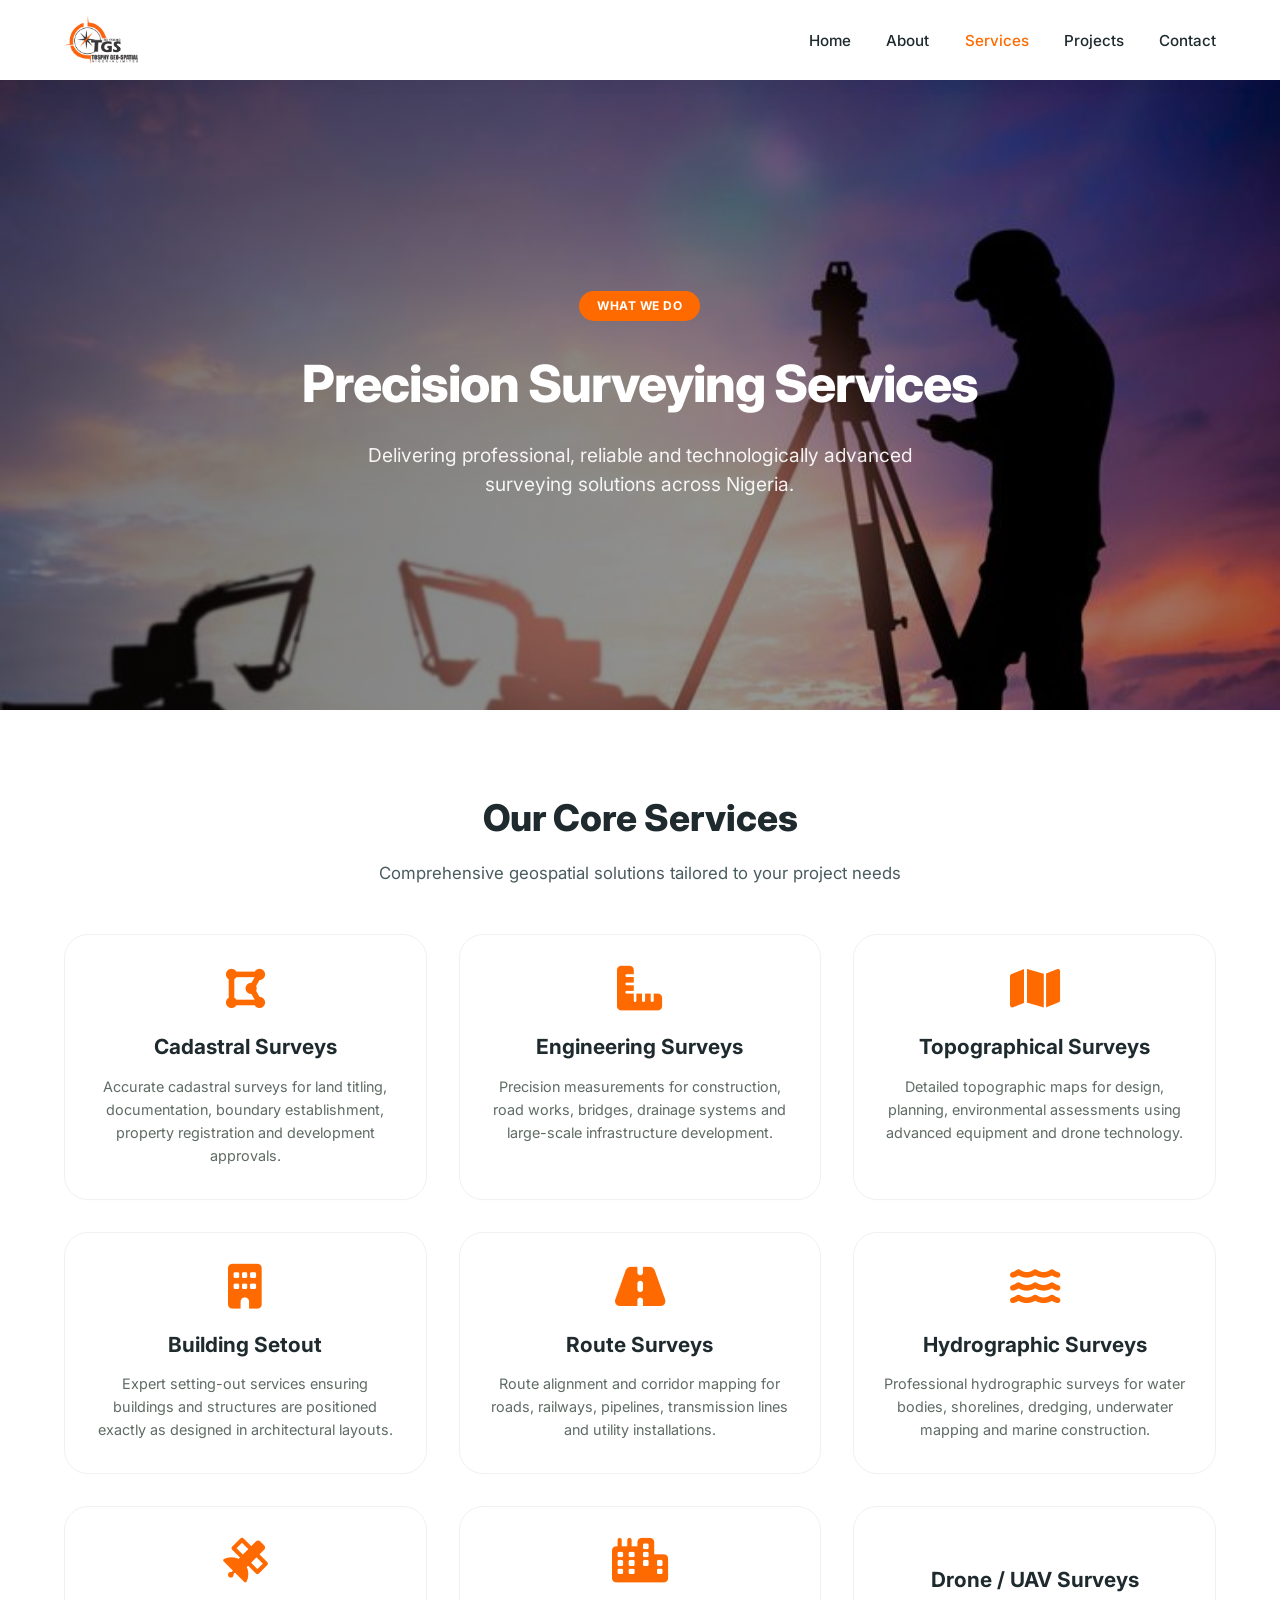
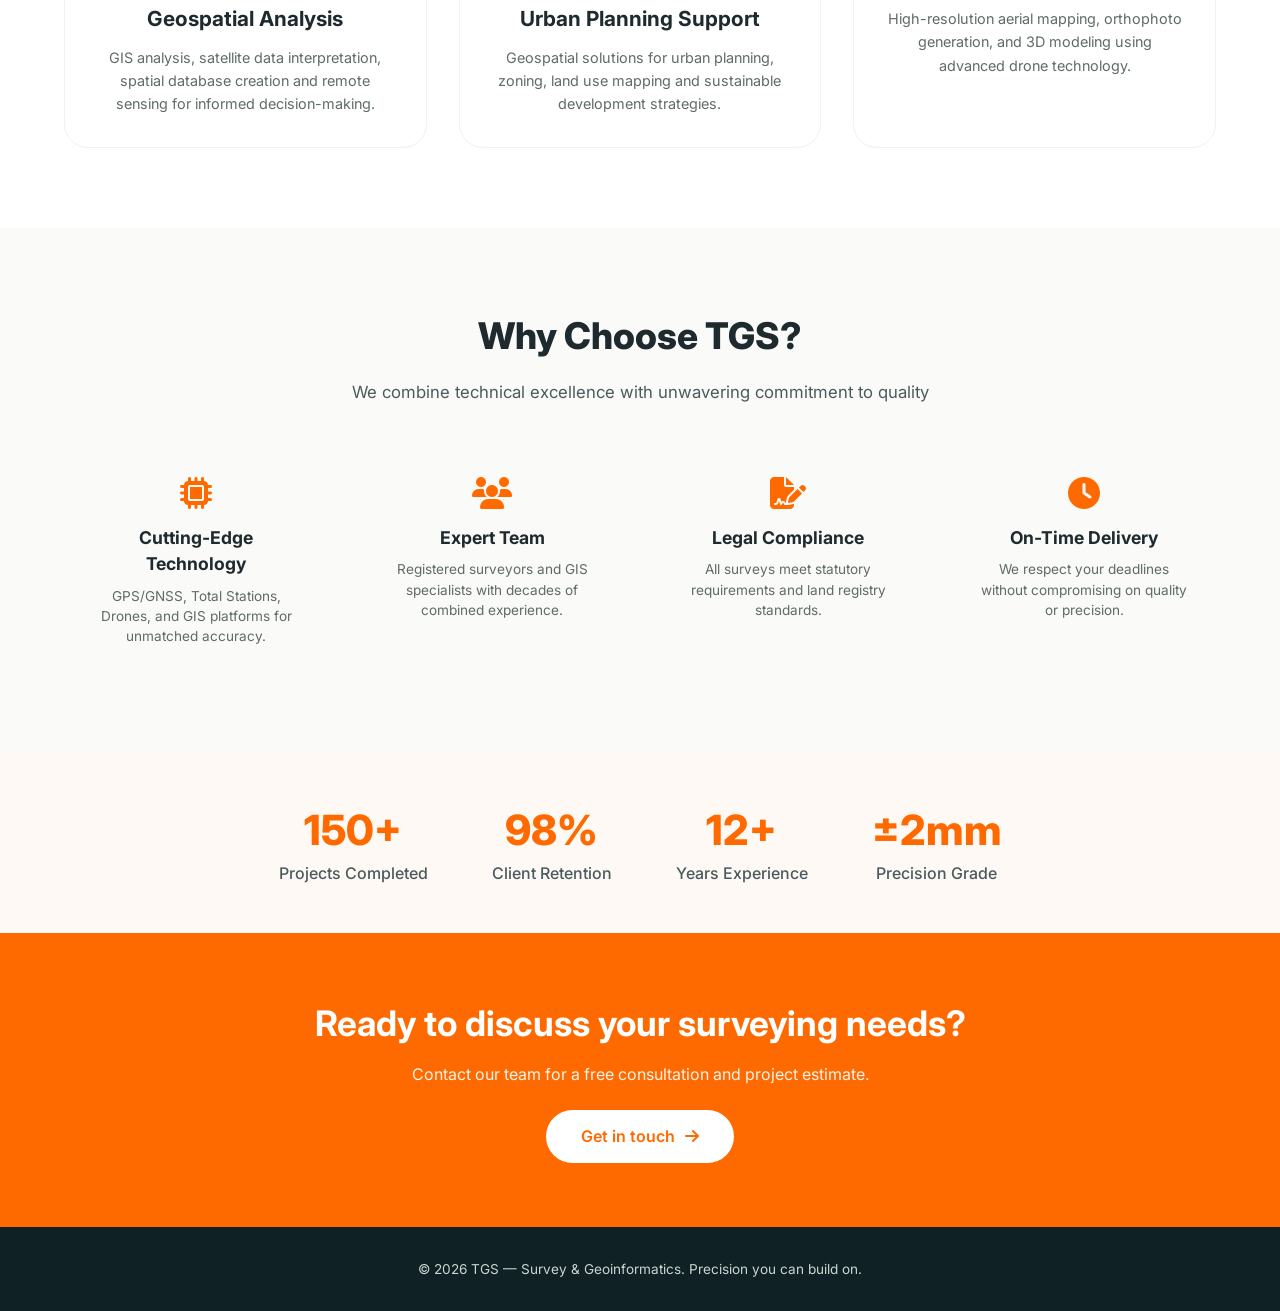
<file: pages/services.html>
<!DOCTYPE html>
<html lang="en">
<head>
<meta charset="UTF-8">
<meta name="viewport" content="width=device-width, initial-scale=1.0, viewport-fit=cover">
<title>Our Services | TGS Precision Survey & Geoinformatics</title>

<!-- Google Fonts + Icons -->
<link href="https://fonts.googleapis.com/css2?family=Inter:opsz,wght@14..32,300;14..32,400;14..32,500;14..32,600;14..32,700;14..32,800&display=swap" rel="stylesheet">
<link rel="stylesheet" href="https://cdnjs.cloudflare.com/ajax/libs/font-awesome/6.6.0/css/all.min.css">
<link rel="shortcut icon" href="../media/TGS.png" type="image/x-icon">

<style>
  /* ==========================
     RESET & GLOBAL (matches homepage)
  ========================== */
  * {
    margin: 0;
    padding: 0;
    box-sizing: border-box;
  }

  html {
    scroll-behavior: smooth;
  }

  body {
    font-family: 'Inter', sans-serif;
    background: #ffffff;
    color: #1e2a2e;
    line-height: 1.5;
  }

  img {
    max-width: 100%;
    display: block;
  }

  .container {
    max-width: 1280px;
    margin: 0 auto;
    padding: 0 5%;
  }

  /* Buttons */
  .btn {
    display: inline-flex;
    align-items: center;
    gap: 0.6rem;
    padding: 0.9rem 2.2rem;
    font-weight: 600;
    border-radius: 40px;
    text-decoration: none;
    transition: all 0.25s ease;
    background: #ff6a00;
    color: white;
    border: none;
    cursor: pointer;
    font-size: 1rem;
  }

  .btn:hover {
    background: #e05f00;
    transform: translateY(-2px);
    box-shadow: 0 8px 20px rgba(255, 106, 0, 0.25);
  }

  .btn-outline {
    display: inline-flex;
    align-items: center;
    gap: 0.5rem;
    padding: 0.7rem 1.6rem;
    font-weight: 600;
    border-radius: 40px;
    text-decoration: none;
    border: 2px solid #ff6a00;
    color: #ff6a00;
    background: transparent;
    transition: 0.2s;
  }

  .btn-outline:hover {
    background: #ff6a00;
    color: white;
  }

  /* ==========================
     NAVBAR (MATCH HOMEPAGE)
  ========================== */
  .navbar {
    position: sticky;
    top: 0;
    width: 100%;
    padding: 1rem 5%;
    background: rgba(255, 255, 255, 0.96);
    backdrop-filter: blur(8px);
    z-index: 1000;
    display: flex;
    justify-content: space-between;
    align-items: center;
    box-shadow: 0 2px 20px rgba(0, 0, 0, 0.03);
  }

  .logo img {
    height: 52px;
    width: auto;
    cursor: pointer;
  }

  .nav-menu ul {
    display: flex;
    gap: 2.2rem;
    list-style: none;
  }

  .nav-menu ul li a {
    text-decoration: none;
    color: #1e2a2e;
    font-weight: 500;
    transition: 0.2s;
    font-size: 0.95rem;
  }

  .nav-menu ul li a:hover,
  .nav-menu ul li a.active {
    color: #ff6a00;
  }

  .hamburger {
    display: none;
    font-size: 1.8rem;
    cursor: pointer;
    color: #ff6a00;
  }

  @media (max-width: 900px) {
    .hamburger {
      display: block;
    }
    .nav-menu {
      position: fixed;
      top: 0;
      right: -100%;
      width: 75%;
      max-width: 300px;
      height: 100vh;
      background: #fff;
      box-shadow: -8px 0 25px rgba(0, 0, 0, 0.1);
      padding: 7rem 2rem;
      transition: right 0.3s ease;
      z-index: 1001;
    }
    .nav-menu.active {
      right: 0;
    }
    .nav-menu ul {
      flex-direction: column;
      gap: 1.8rem;
    }
    .navbar {
      padding: 0.9rem 5%;
    }
  }

  /* ==========================
     HERO SECTION
  ========================== */
  .services-hero {
    background: linear-gradient(105deg, rgba(0, 0, 0, 0.55) 0%, rgba(0, 0, 0, 0.35) 100%), url('../media/How\ Is\ An\ ALTA\ Survey\ Useful_Land\ Mark\ Professional\ Surveying.jpeg') center/cover no-repeat;
    min-height: 70vh;
    display: flex;
    align-items: center;
    text-align: center;
    color: white;
    padding: 0 5%;
  }

  .hero-content {
    max-width: 800px;
    margin: 0 auto;
  }

  .badge {
    display: inline-block;
    background: #ff6a00;
    color: white;
    padding: 6px 18px;
    border-radius: 40px;
    font-size: 0.75rem;
    font-weight: 700;
    letter-spacing: 0.5px;
    margin-bottom: 1.5rem;
  }

  .services-hero h1 {
    font-size: 3.2rem;
    font-weight: 800;
    margin-bottom: 1.2rem;
    letter-spacing: -0.02em;
  }

  .services-hero p {
    font-size: 1.2rem;
    opacity: 0.92;
    max-width: 600px;
    margin: 0 auto;
  }

  /* ==========================
     SERVICES GRID (Enhanced cards)
  ========================== */
  .services-section {
    padding: 5rem 0;
    background: #ffffff;
  }

  .section-title {
    font-size: 2.3rem;
    font-weight: 800;
    text-align: center;
    margin-bottom: 1rem;
    color: #1e2a2e;
  }

  .section-subhead {
    text-align: center;
    max-width: 680px;
    margin: 0 auto 3rem auto;
    color: #4a5b5e;
    font-size: 1.05rem;
  }

  .services-grid {
    display: grid;
    grid-template-columns: repeat(auto-fill, minmax(320px, 1fr));
    gap: 2rem;
  }

  .service-card {
    background: white;
    padding: 2rem 1.8rem;
    border-radius: 24px;
    border: 1px solid #eef2f0;
    transition: all 0.25s ease;
    box-shadow: 0 6px 12px -8px rgba(0, 0, 0, 0.02);
    text-align: center;
  }

  .service-card:hover {
    transform: translateY(-6px);
    border-color: #ff6a00;
    box-shadow: 0 20px 30px -12px rgba(255, 106, 0, 0.12);
  }

  .service-card i {
    font-size: 2.8rem;
    color: #ff6a00;
    margin-bottom: 1.2rem;
  }

  .service-card h3 {
    font-size: 1.3rem;
    font-weight: 700;
    margin-bottom: 0.75rem;
    color: #1e2a2e;
  }

  .service-card p {
    color: #5f6c64;
    line-height: 1.6;
    font-size: 0.9rem;
  }

  /* ==========================
     WHY CHOOSE US SECTION
  ========================== */
  .why-choose {
    padding: 5rem 0;
    background: #fafaf8;
  }

  .features-grid {
    display: grid;
    grid-template-columns: repeat(auto-fit, minmax(240px, 1fr));
    gap: 2rem;
  }

  .feature-item {
    text-align: center;
    padding: 1.5rem;
  }

  .feature-item i {
    font-size: 2rem;
    color: #ff6a00;
    margin-bottom: 1rem;
  }

  .feature-item h4 {
    font-size: 1.1rem;
    font-weight: 700;
    margin-bottom: 0.5rem;
  }

  .feature-item p {
    color: #5f6c64;
    font-size: 0.85rem;
  }

  /* ==========================
     STATS SECTION
  ========================== */
  .stats-section {
    padding: 3rem 0;
    background: #fff9f5;
  }

  .stats-grid {
    display: flex;
    justify-content: center;
    gap: 4rem;
    flex-wrap: wrap;
    text-align: center;
  }

  .stat-item h3 {
    font-size: 2.6rem;
    font-weight: 800;
    color: #ff6a00;
  }

  .stat-item p {
    color: #4a5b5e;
    font-weight: 500;
  }

  /* ==========================
     CTA SECTION
  ========================== */
  .services-cta {
    background: #ff6a00;
    color: white;
    text-align: center;
    padding: 4rem 2rem;
  }

  .services-cta h2 {
    font-size: 2.2rem;
    font-weight: 700;
    margin-bottom: 0.75rem;
  }

  .services-cta p {
    margin-bottom: 1.5rem;
    opacity: 0.92;
  }

  /* ==========================
     FOOTER
  ========================== */
  footer {
    background: #0f2125;
    color: #cbd5d0;
    text-align: center;
    padding: 2rem;
    font-size: 0.85rem;
  }

  /* Animation */
  .animate {
    opacity: 0;
    transform: translateY(25px);
    transition: 0.6s ease-out;
  }

  .show {
    opacity: 1;
    transform: translateY(0);
  }

  /* ==========================
     RESPONSIVE
  ========================== */
  @media (max-width: 768px) {
    .services-hero h1 {
      font-size: 2.2rem;
    }
    .section-title {
      font-size: 1.8rem;
    }
    .services-grid {
      grid-template-columns: 1fr;
    }
    .stats-grid {
      gap: 2rem;
    }
    .stat-item h3 {
      font-size: 2rem;
    }
  }
</style>
</head>
<body>

<!-- NAVBAR -->
<header class="navbar">
  <div class="logo">
    <img src="../media/TGS.png" alt="TGS Logo" style="height: 48px;" id="logoHomeLink">
  </div>
  <div class="hamburger" id="hamburger">
    <i class="fa-solid fa-bars"></i>
  </div>
  <nav class="nav-menu" id="navMenu">
    <ul>
      <li><a href="index.html">Home</a></li>
      <li><a href="about.html">About</a></li>
      <li><a href="services.html" class="active">Services</a></li>
      <li><a href="projects.html">Projects</a></li>
      <li><a href="index.html#contact">Contact</a></li>
    </ul>
  </nav>
</header>

<!-- HERO SECTION -->
<section class="services-hero">
  <div class="hero-content">
    <span class="badge">WHAT WE DO</span>
    <h1>Precision Surveying Services</h1>
    <p>Delivering professional, reliable and technologically advanced surveying solutions across Nigeria.</p>
  </div>
</section>

<!-- SERVICES GRID -->
<section class="services-section">
  <div class="container">
    <h2 class="section-title">Our Core Services</h2>
    <div class="section-subhead">Comprehensive geospatial solutions tailored to your project needs</div>
    <div class="services-grid">
      
      <div class="service-card animate">
        <i class="fa-solid fa-draw-polygon"></i>
        <h3>Cadastral Surveys</h3>
        <p>Accurate cadastral surveys for land titling, documentation, boundary establishment, property registration and development approvals.</p>
      </div>

      <div class="service-card animate">
        <i class="fa-solid fa-ruler-combined"></i>
        <h3>Engineering Surveys</h3>
        <p>Precision measurements for construction, road works, bridges, drainage systems and large-scale infrastructure development.</p>
      </div>

      <div class="service-card animate">
        <i class="fa-solid fa-map"></i>
        <h3>Topographical Surveys</h3>
        <p>Detailed topographic maps for design, planning, environmental assessments using advanced equipment and drone technology.</p>
      </div>

      <div class="service-card animate">
        <i class="fa-solid fa-building"></i>
        <h3>Building Setout</h3>
        <p>Expert setting-out services ensuring buildings and structures are positioned exactly as designed in architectural layouts.</p>
      </div>

      <div class="service-card animate">
        <i class="fa-solid fa-road"></i>
        <h3>Route Surveys</h3>
        <p>Route alignment and corridor mapping for roads, railways, pipelines, transmission lines and utility installations.</p>
      </div>

      <div class="service-card animate">
        <i class="fa-solid fa-water"></i>
        <h3>Hydrographic Surveys</h3>
        <p>Professional hydrographic surveys for water bodies, shorelines, dredging, underwater mapping and marine construction.</p>
      </div>

      <div class="service-card animate">
        <i class="fa-solid fa-satellite"></i>
        <h3>Geospatial Analysis</h3>
        <p>GIS analysis, satellite data interpretation, spatial database creation and remote sensing for informed decision-making.</p>
      </div>

      <div class="service-card animate">
        <i class="fa-solid fa-city"></i>
        <h3>Urban Planning Support</h3>
        <p>Geospatial solutions for urban planning, zoning, land use mapping and sustainable development strategies.</p>
      </div>

      <div class="service-card animate">
        <i class="fa-solid fa-drone"></i>
        <h3>Drone / UAV Surveys</h3>
        <p>High-resolution aerial mapping, orthophoto generation, and 3D modeling using advanced drone technology.</p>
      </div>

    </div>
  </div>
</section>

<!-- WHY CHOOSE US -->
<section class="why-choose">
  <div class="container">
    <h2 class="section-title">Why Choose TGS?</h2>
    <div class="section-subhead">We combine technical excellence with unwavering commitment to quality</div>
    <div class="features-grid">
      <div class="feature-item">
        <i class="fa-solid fa-microchip"></i>
        <h4>Cutting-Edge Technology</h4>
        <p>GPS/GNSS, Total Stations, Drones, and GIS platforms for unmatched accuracy.</p>
      </div>
      <div class="feature-item">
        <i class="fa-solid fa-users"></i>
        <h4>Expert Team</h4>
        <p>Registered surveyors and GIS specialists with decades of combined experience.</p>
      </div>
      <div class="feature-item">
        <i class="fa-solid fa-file-signature"></i>
        <h4>Legal Compliance</h4>
        <p>All surveys meet statutory requirements and land registry standards.</p>
      </div>
      <div class="feature-item">
        <i class="fa-solid fa-clock"></i>
        <h4>On-Time Delivery</h4>
        <p>We respect your deadlines without compromising on quality or precision.</p>
      </div>
    </div>
  </div>
</section>

<!-- TRUST STATS -->
<section class="stats-section">
  <div class="container">
    <div class="stats-grid">
      <div class="stat-item"><h3>150+</h3><p>Projects Completed</p></div>
      <div class="stat-item"><h3>98%</h3><p>Client Retention</p></div>
      <div class="stat-item"><h3>12+</h3><p>Years Experience</p></div>
      <div class="stat-item"><h3>±2mm</h3><p>Precision Grade</p></div>
    </div>
  </div>
</section>

<!-- CTA SECTION -->
<section class="services-cta">
  <h2>Ready to discuss your surveying needs?</h2>
  <p>Contact our team for a free consultation and project estimate.</p>
  <a href="index.html#contact" class="btn" style="background: white; color:#ff6a00;">Get in touch <i class="fa-solid fa-arrow-right"></i></a>
</section>

<footer>
  <p>© 2026 TGS — Survey & Geoinformatics. Precision you can build on.</p>
</footer>

<script>
  // Intersection Observer for animations
  const animateEls = document.querySelectorAll('.animate');
  const observer = new IntersectionObserver(entries => {
    entries.forEach(entry => {
      if (entry.isIntersecting) entry.target.classList.add('show');
    });
  }, { threshold: 0.2 });
  animateEls.forEach(el => observer.observe(el));

  // Mobile menu toggle
  const hamburger = document.getElementById("hamburger");
  const navMenu = document.getElementById("navMenu");

  if (hamburger) {
    hamburger.onclick = (e) => {
      e.stopPropagation();
      navMenu.classList.toggle("active");
    };
    const navLinks = navMenu.querySelectorAll("a");
    navLinks.forEach(link => {
      link.addEventListener("click", () => {
        navMenu.classList.remove("active");
      });
    });
  }

  document.addEventListener("click", (event) => {
    if (navMenu && navMenu.classList.contains("active") && !navMenu.contains(event.target) && !hamburger.contains(event.target)) {
      navMenu.classList.remove("active");
    }
  });

  // Logo click navigation
  const logo = document.getElementById("logoHomeLink");
  if (logo) {
    logo.addEventListener("click", () => {
      window.location.href = "index.html";
    });
  }

  // Handle page location for navigation (if in pages folder)
  const currentPath = window.location.pathname;
  const isInPagesFolder = currentPath.includes('/pages/');
  
  if (isInPagesFolder) {
    const allNavLinks = document.querySelectorAll('.nav-menu ul li a');
    allNavLinks.forEach(link => {
      const href = link.getAttribute('href');
      if (href && !href.startsWith('http') && !href.startsWith('mailto')) {
        if (href === '../index.html') link.setAttribute('href', '../index.html');
        else if (href === './about.html') link.setAttribute('href', '../about.html');
        else if (href === './services.html') link.setAttribute('href', '../services.html');
        else if (href === './projects.html') link.setAttribute('href', '../projects.html');
        else if (href === 'index.html#contact') link.setAttribute('href', '../index.html#contact');
      }
    });
  }

  // Set active class for current page
  const currentFile = currentPath.split('/').pop();
  const allNavItems = document.querySelectorAll('.nav-menu ul li a');
  allNavItems.forEach(link => {
    link.classList.remove('active');
    const linkHref = link.getAttribute('href');
    if (linkHref) {
      const linkFile = linkHref.split('/').pop().split('#')[0];
      if (linkFile === currentFile || (currentFile === '' && linkFile === 'index.html')) {
        link.classList.add('active');
      }
    }
  });
</script>
</body>
</html>
</file>
